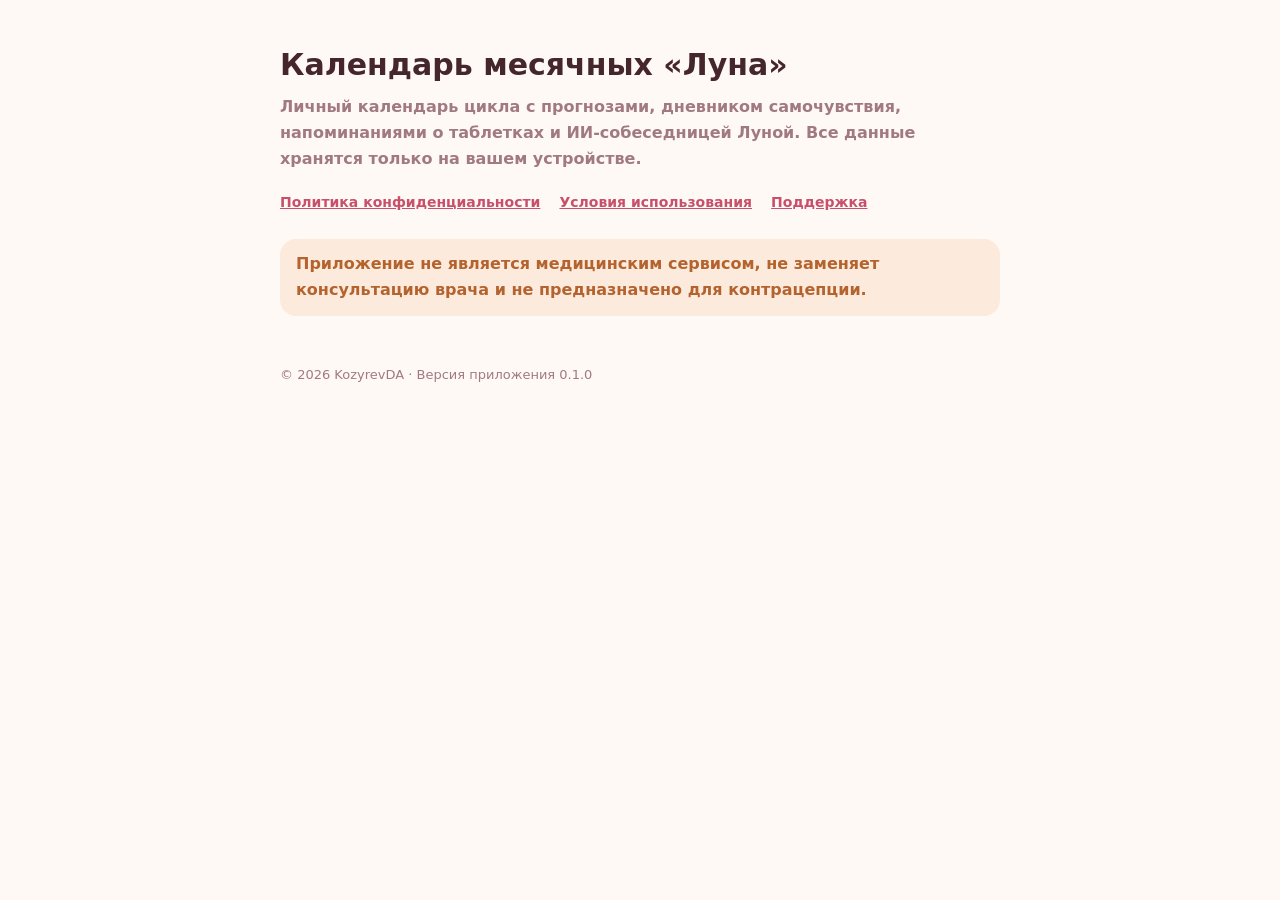
<file: docs/index.html>
<!doctype html><html lang="ru"><head><meta charset="utf-8">
<meta name="viewport" content="width=device-width,initial-scale=1">
<title>Календарь месячных «Луна»</title><link rel="stylesheet" href="style.css"></head><body><main>
<h1>Календарь месячных «Луна»</h1>
<p class="sub">Личный календарь цикла с прогнозами, дневником самочувствия, напоминаниями о таблетках и ИИ-собеседницей Луной. Все данные хранятся только на вашем устройстве.</p>
<nav>
  <a href="privacy.html">Политика конфиденциальности</a>
  <a href="terms.html">Условия использования</a>
  <a href="support.html">Поддержка</a>
</nav>
<div class="note">Приложение не является медицинским сервисом, не заменяет консультацию врача и не предназначено для контрацепции.</div>
<footer>© 2026 KozyrevDA · Версия приложения 0.1.0</footer>
</main></body></html>
</file>
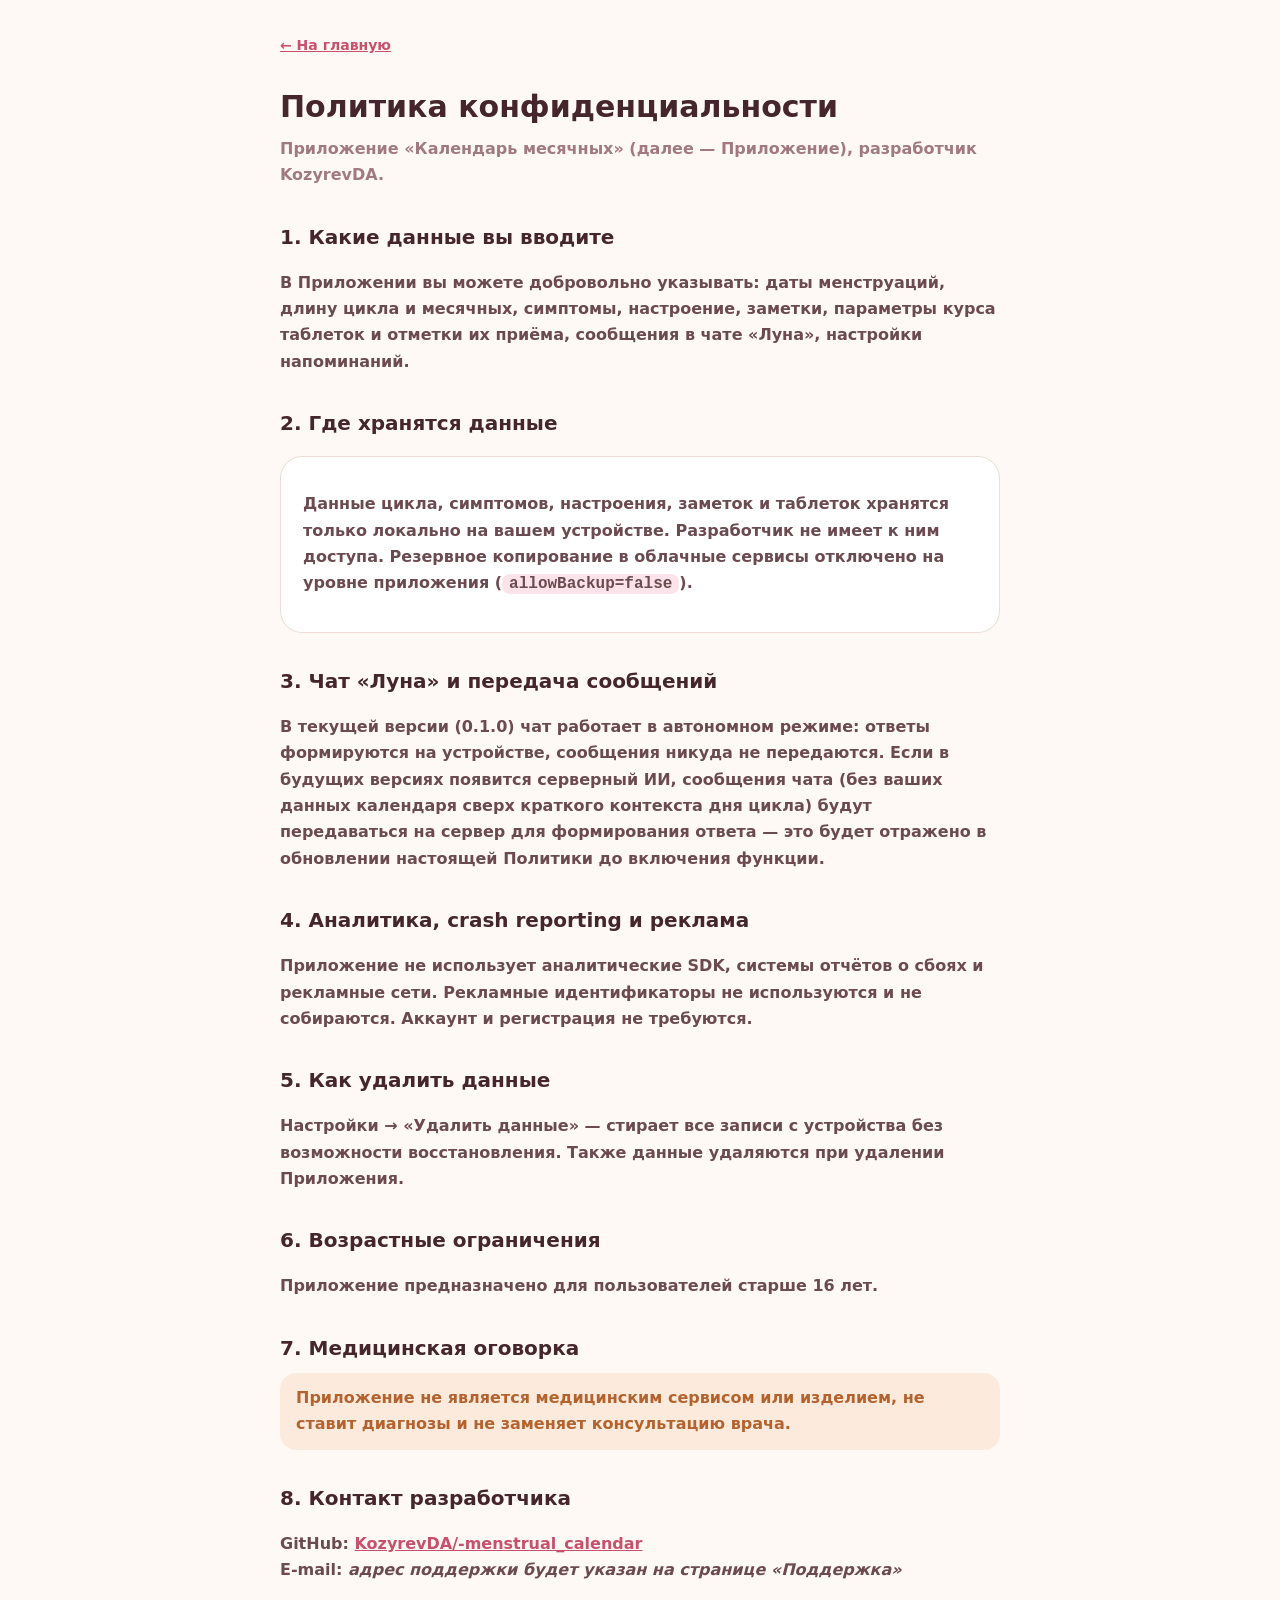
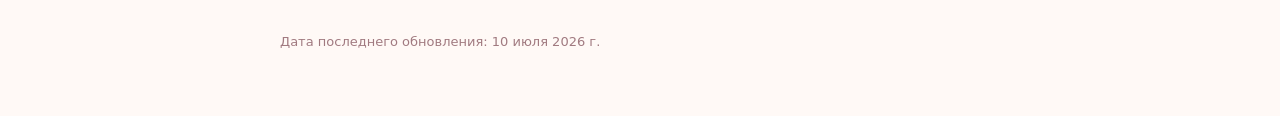
<file: docs/privacy.html>
<!doctype html><html lang="ru"><head><meta charset="utf-8">
<meta name="viewport" content="width=device-width,initial-scale=1">
<title>Политика конфиденциальности — Календарь месячных «Луна»</title>
<link rel="stylesheet" href="style.css"></head><body><main>
<nav><a href="index.html">← На главную</a></nav>
<h1>Политика конфиденциальности</h1>
<p class="sub">Приложение «Календарь месячных» (далее — Приложение), разработчик KozyrevDA.</p>

<h2>1. Какие данные вы вводите</h2>
<p>В Приложении вы можете добровольно указывать: даты менструаций, длину цикла и месячных, симптомы, настроение, заметки, параметры курса таблеток и отметки их приёма, сообщения в чате «Луна», настройки напоминаний.</p>

<h2>2. Где хранятся данные</h2>
<div class="card"><p>Данные цикла, симптомов, настроения, заметок и таблеток хранятся <strong>только локально на вашем устройстве</strong>. Разработчик не имеет к ним доступа. Резервное копирование в облачные сервисы отключено на уровне приложения (<code>allowBackup=false</code>).</p></div>

<h2>3. Чат «Луна» и передача сообщений</h2>
<p>В текущей версии (0.1.0) чат работает в автономном режиме: ответы формируются на устройстве, <strong>сообщения никуда не передаются</strong>. Если в будущих версиях появится серверный ИИ, сообщения чата (без ваших данных календаря сверх краткого контекста дня цикла) будут передаваться на сервер для формирования ответа — это будет отражено в обновлении настоящей Политики до включения функции.</p>

<h2>4. Аналитика, crash reporting и реклама</h2>
<p>Приложение <strong>не использует</strong> аналитические SDK, системы отчётов о сбоях и рекламные сети. <strong>Рекламные идентификаторы не используются и не собираются.</strong> Аккаунт и регистрация не требуются.</p>

<h2>5. Как удалить данные</h2>
<p>Настройки → «Удалить данные» — стирает все записи с устройства без возможности восстановления. Также данные удаляются при удалении Приложения.</p>

<h2>6. Возрастные ограничения</h2>
<p>Приложение предназначено для пользователей старше 16 лет.</p>

<h2>7. Медицинская оговорка</h2>
<div class="note">Приложение не является медицинским сервисом или изделием, не ставит диагнозы и не заменяет консультацию врача.</div>

<h2>8. Контакт разработчика</h2>
<p>GitHub: <a href="https://github.com/KozyrevDA/-menstrual_calendar">KozyrevDA/-menstrual_calendar</a><br>
E-mail: <!-- TODO: замените на действующий адрес поддержки до публикации в RuStore --><em>адрес поддержки будет указан на странице «Поддержка»</em></p>

<footer>Дата последнего обновления: 10 июля 2026 г.</footer>
</main></body></html>
</file>
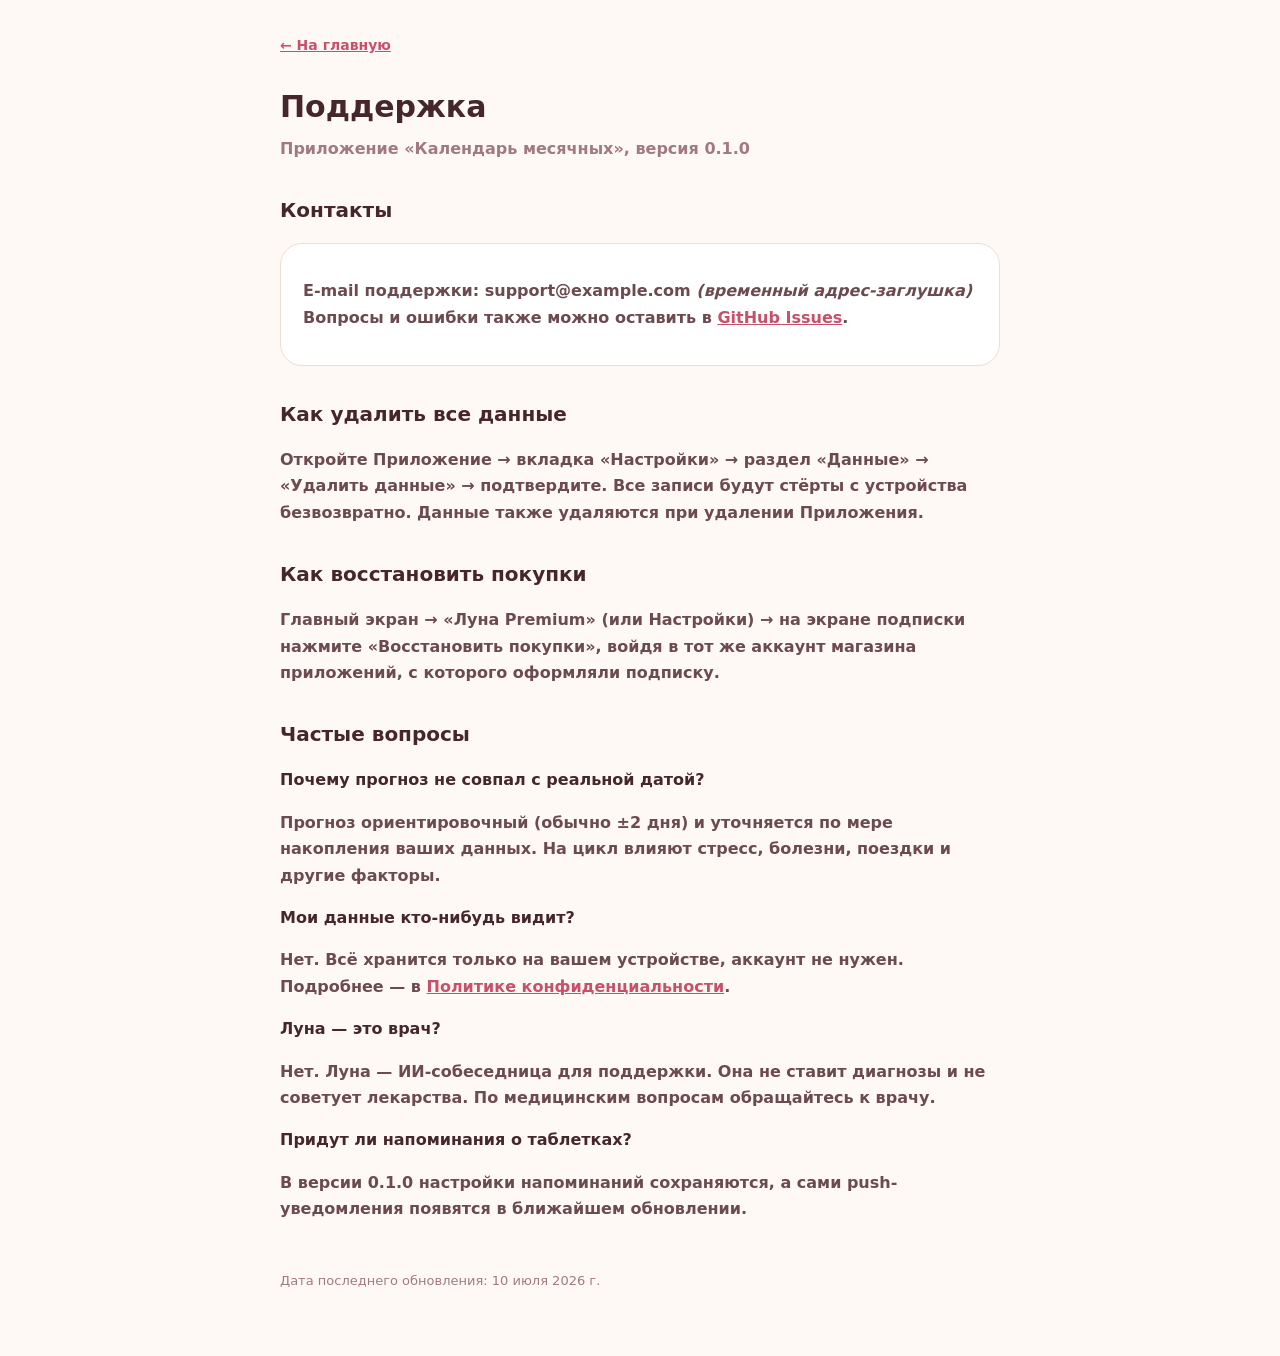
<file: docs/support.html>
<!doctype html><html lang="ru"><head><meta charset="utf-8">
<meta name="viewport" content="width=device-width,initial-scale=1">
<title>Поддержка — Календарь месячных «Луна»</title>
<link rel="stylesheet" href="style.css"></head><body><main>
<nav><a href="index.html">← На главную</a></nav>
<h1>Поддержка</h1>
<p class="sub">Приложение «Календарь месячных», версия 0.1.0</p>

<h2>Контакты</h2>
<div class="card">
<p>E-mail поддержки: <!-- TODO: замените на действующий адрес до публикации в RuStore --><strong>support@example.com</strong> <em>(временный адрес-заглушка)</em><br>
Вопросы и ошибки также можно оставить в <a href="https://github.com/KozyrevDA/-menstrual_calendar/issues">GitHub Issues</a>.</p>
</div>

<h2>Как удалить все данные</h2>
<p>Откройте Приложение → вкладка «Настройки» → раздел «Данные» → «Удалить данные» → подтвердите. Все записи будут стёрты с устройства безвозвратно. Данные также удаляются при удалении Приложения.</p>

<h2>Как восстановить покупки</h2>
<p>Главный экран → «Луна Premium» (или Настройки) → на экране подписки нажмите «Восстановить покупки», войдя в тот же аккаунт магазина приложений, с которого оформляли подписку.</p>

<h2>Частые вопросы</h2>
<h3 style="font-size:16px">Почему прогноз не совпал с реальной датой?</h3>
<p>Прогноз ориентировочный (обычно ±2 дня) и уточняется по мере накопления ваших данных. На цикл влияют стресс, болезни, поездки и другие факторы.</p>
<h3 style="font-size:16px">Мои данные кто-нибудь видит?</h3>
<p>Нет. Всё хранится только на вашем устройстве, аккаунт не нужен. Подробнее — в <a href="privacy.html">Политике конфиденциальности</a>.</p>
<h3 style="font-size:16px">Луна — это врач?</h3>
<p>Нет. Луна — ИИ-собеседница для поддержки. Она не ставит диагнозы и не советует лекарства. По медицинским вопросам обращайтесь к врачу.</p>
<h3 style="font-size:16px">Придут ли напоминания о таблетках?</h3>
<p>В версии 0.1.0 настройки напоминаний сохраняются, а сами push-уведомления появятся в ближайшем обновлении.</p>

<footer>Дата последнего обновления: 10 июля 2026 г.</footer>
</main></body></html>
</file>
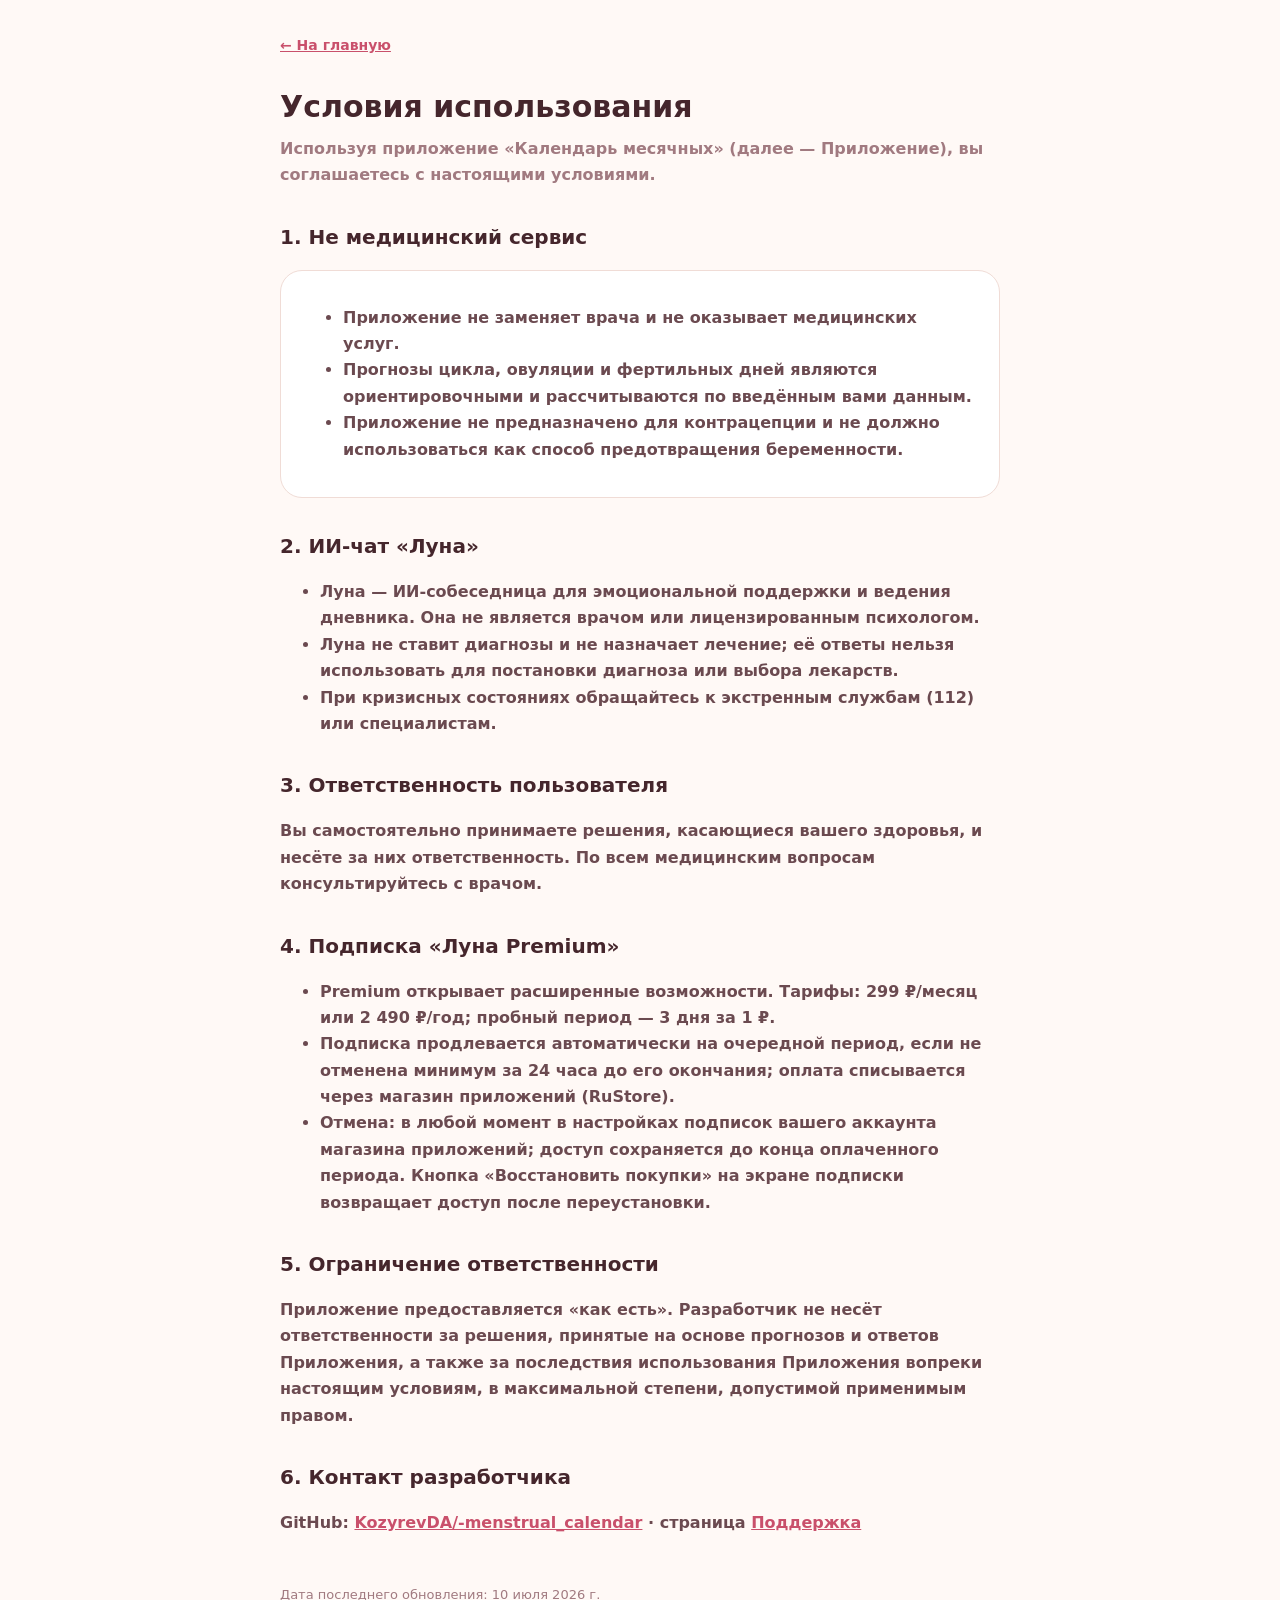
<file: docs/terms.html>
<!doctype html><html lang="ru"><head><meta charset="utf-8">
<meta name="viewport" content="width=device-width,initial-scale=1">
<title>Условия использования — Календарь месячных «Луна»</title>
<link rel="stylesheet" href="style.css"></head><body><main>
<nav><a href="index.html">← На главную</a></nav>
<h1>Условия использования</h1>
<p class="sub">Используя приложение «Календарь месячных» (далее — Приложение), вы соглашаетесь с настоящими условиями.</p>

<h2>1. Не медицинский сервис</h2>
<div class="card">
<ul>
<li>Приложение <strong>не заменяет врача</strong> и не оказывает медицинских услуг.</li>
<li>Прогнозы цикла, овуляции и фертильных дней являются <strong>ориентировочными</strong> и рассчитываются по введённым вами данным.</li>
<li>Приложение <strong>не предназначено для контрацепции</strong> и не должно использоваться как способ предотвращения беременности.</li>
</ul>
</div>

<h2>2. ИИ-чат «Луна»</h2>
<ul>
<li>Луна — ИИ-собеседница для эмоциональной поддержки и ведения дневника. Она <strong>не является врачом или лицензированным психологом</strong>.</li>
<li>Луна не ставит диагнозы и не назначает лечение; её ответы <strong>нельзя использовать для постановки диагноза</strong> или выбора лекарств.</li>
<li>При кризисных состояниях обращайтесь к экстренным службам (112) или специалистам.</li>
</ul>

<h2>3. Ответственность пользователя</h2>
<p>Вы самостоятельно принимаете решения, касающиеся вашего здоровья, и несёте за них ответственность. По всем медицинским вопросам консультируйтесь с врачом.</p>

<h2>4. Подписка «Луна Premium»</h2>
<ul>
<li>Premium открывает расширенные возможности. Тарифы: 299 ₽/месяц или 2 490 ₽/год; пробный период — 3 дня за 1 ₽.</li>
<li>Подписка продлевается <strong>автоматически</strong> на очередной период, если не отменена минимум за 24 часа до его окончания; оплата списывается через магазин приложений (RuStore).</li>
<li><strong>Отмена:</strong> в любой момент в настройках подписок вашего аккаунта магазина приложений; доступ сохраняется до конца оплаченного периода. Кнопка «Восстановить покупки» на экране подписки возвращает доступ после переустановки.</li>
</ul>

<h2>5. Ограничение ответственности</h2>
<p>Приложение предоставляется «как есть». Разработчик не несёт ответственности за решения, принятые на основе прогнозов и ответов Приложения, а также за последствия использования Приложения вопреки настоящим условиям, в максимальной степени, допустимой применимым правом.</p>

<h2>6. Контакт разработчика</h2>
<p>GitHub: <a href="https://github.com/KozyrevDA/-menstrual_calendar">KozyrevDA/-menstrual_calendar</a> · страница <a href="support.html">Поддержка</a></p>

<footer>Дата последнего обновления: 10 июля 2026 г.</footer>
</main></body></html>
</file>
<file: docs/style.css>
:root { --bg:#FFF9F6; --ink:#45262C; --sub:#A17A80; --rose:#E4677F; --rose-dark:#C9506B;
        --rose-light:#FBE3E9; --border:#F0DCD6; --peach-light:#FCEBDC; --peach-ink:#B4632F; }
* { box-sizing:border-box; }
body { margin:0; background:var(--bg); color:var(--ink);
       font:16px/1.65 "Nunito","Segoe UI",system-ui,sans-serif; }
main { max-width:760px; margin:0 auto; padding:32px 20px 64px; }
h1 { font-size:30px; font-weight:900; margin:8px 0 4px; }
h2 { font-size:20px; font-weight:800; margin:32px 0 8px; }
p, li { color:#6B4A50; font-weight:600; }
.sub { color:var(--sub); margin-top:0; }
a { color:var(--rose-dark); font-weight:800; }
.card { background:#fff; border:1.5px solid var(--border); border-radius:22px; padding:18px 22px; margin:16px 0; }
.note { background:var(--peach-light); color:var(--peach-ink); border-radius:16px; padding:12px 16px; font-weight:700; }
nav { margin-bottom:24px; } nav a { margin-right:14px; font-size:14px; }
footer { margin-top:48px; font-size:13px; color:var(--sub); }
code { background:var(--rose-light); border-radius:8px; padding:1px 7px; }
</file>
